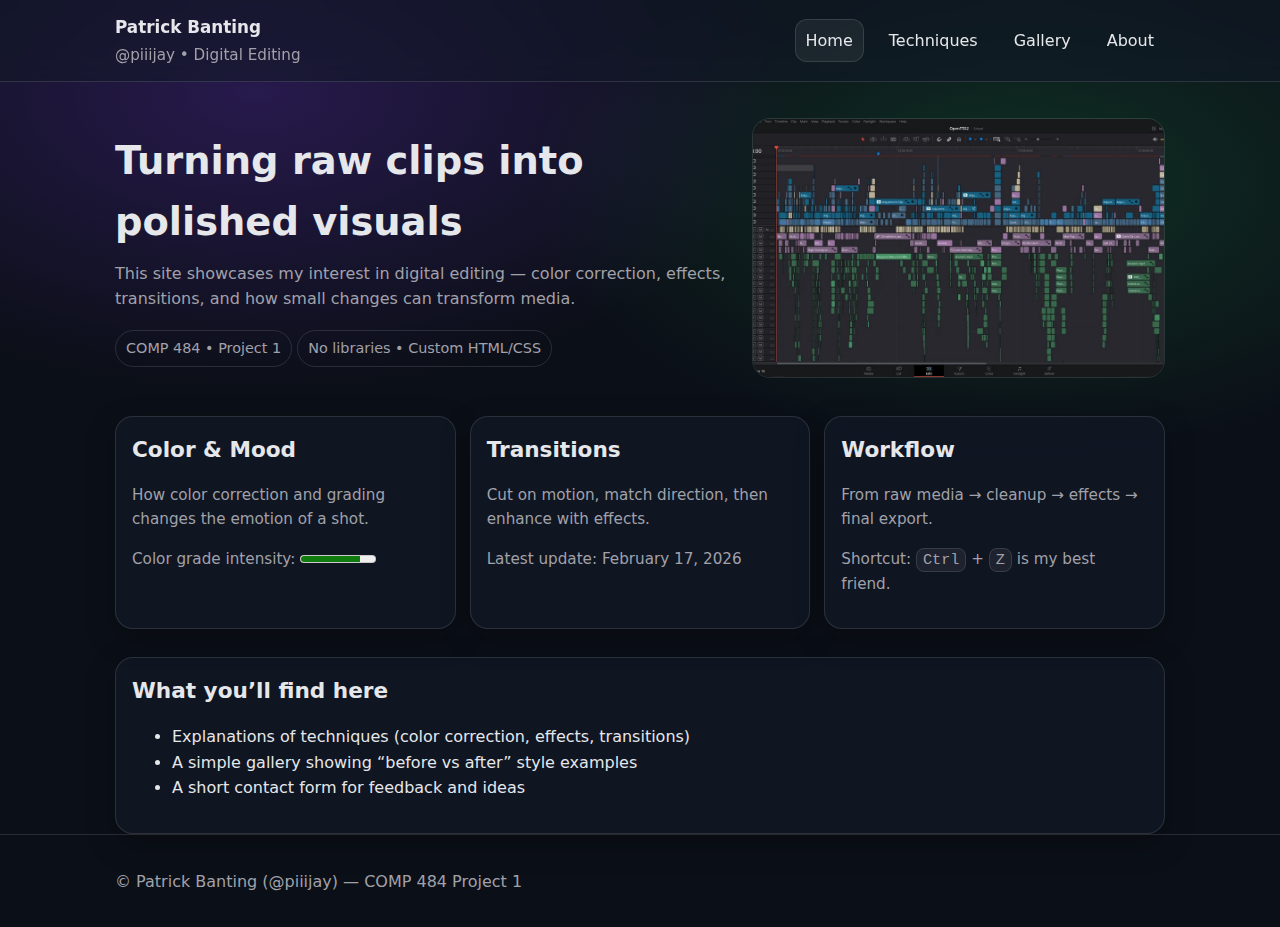
<file: index.html>
<!doctype html>
<html lang="en">
<head>
  <meta charset="utf-8" />
  <meta name="viewport" content="width=device-width,initial-scale=1" />
  <title>Patrick Banting | Digital Editing</title>
  <link rel="stylesheet" href="styles.css" />
</head>

<body>
  <a class="skip-link" href="#main">Skip to content</a>

  <header>
    <div class="container navbar">
      <div class="brand">
        <strong>Patrick Banting</strong>
        <span translate="no">@piiijay • Digital Editing</span>
      </div>

      <nav aria-label="Primary">
        <ul>
          <li><a href="index.html" aria-current="page">Home</a></li>
          <li><a href="techniques.html">Techniques</a></li>
          <li><a href="gallery.html">Gallery</a></li>
          <li><a href="about.html">About</a></li>
        </ul>
      </nav>
    </div>
  </header>

  <main id="main" class="container">
    <section class="hero">
      <div class="hero-grid">
        <div>
          <h1>Turning raw clips into polished visuals</h1>
          <p>
            This site showcases my interest in digital editing — color correction, effects,
            transitions, and how small changes can transform media.
          </p>
          <span class="badge">COMP 484 • Project 1</span>
          <span class="badge">No libraries • Custom HTML/CSS</span>
        </div>

        <img class="hero-img" src="media/hero.jpg" alt="Abstract editing setup or creative workspace" />
      </div>
    </section>

    <section class="grid-3">
      <article class="card">
        <h2>Color & Mood</h2>
        <p class="small">How color correction and grading changes the emotion of a shot.</p>

        <!-- UNIQUE ELEMENT #1: <meter>
             Practical use: show an “edit strength/quality” style indicator.
             MDN: https://developer.mozilla.org/en-US/docs/Web/HTML/Reference/Elements/meter -->
        <p class="small">
          Color grade intensity:
          <meter value="0.8" min="0" max="1">80%</meter>
        </p>
      </article>

      <article class="card">
        <h2>Transitions</h2>
        <p class="small">Cut on motion, match direction, then enhance with effects.</p>

        <!-- UNIQUE ELEMENT #2: <time>
             Practical use: show when an edit was posted/created.
             MDN: https://developer.mozilla.org/en-US/docs/Web/HTML/Reference/Elements/time -->
        <p class="small">
          Latest update:
          <time datetime="2026-02-17">February 17, 2026</time>
        </p>
      </article>

      <article class="card">
        <h2>Workflow</h2>
        <p class="small">From raw media → cleanup → effects → final export.</p>
        <p class="small">Shortcut: <span class="kbd">Ctrl</span> + <span class="kbd">Z</span> is my best friend.</p>
      </article>
    </section>

    <section class="card">
      <h2>What you’ll find here</h2>
      <ul>
        <li>Explanations of techniques (color correction, effects, transitions)</li>
        <li>A simple gallery showing “before vs after” style examples</li>
        <li>A short contact form for feedback and ideas</li>
      </ul>
    </section>
  </main>

  <footer>
    <div class="container">
      <p>© <span translate="no">Patrick Banting (@piiijay)</span> — COMP 484 Project 1</p>
    </div>
  </footer>
</body>
</html>
</file>
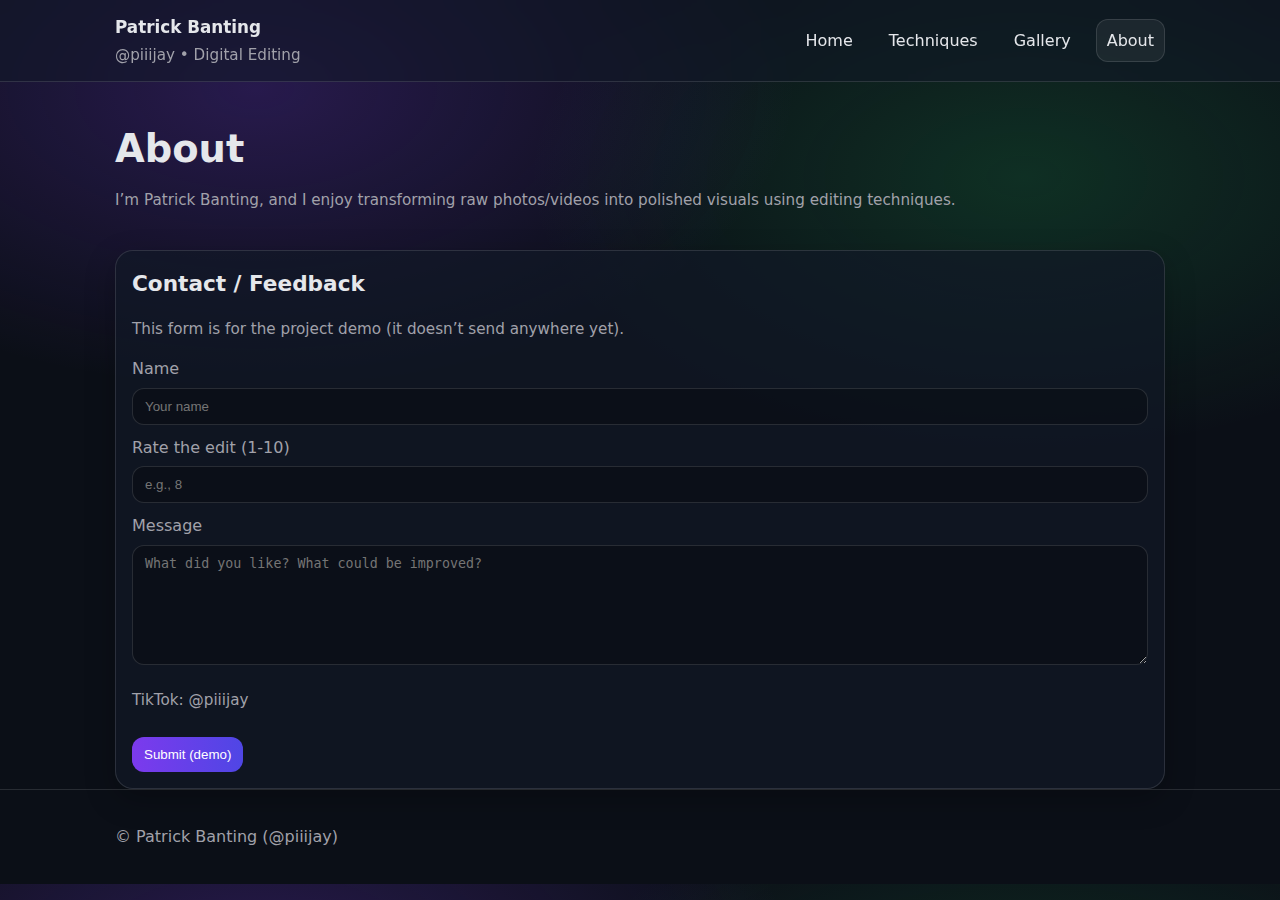
<file: about.html>
<!doctype html>
<html lang="en">
<head>
  <meta charset="utf-8" />
  <meta name="viewport" content="width=device-width,initial-scale=1" />
  <title>About | Patrick Banting</title>
  <link rel="stylesheet" href="styles.css" />
</head>

<body>
  <a class="skip-link" href="#main">Skip to content</a>

  <header>
    <div class="container navbar">
      <div class="brand">
        <strong>Patrick Banting</strong>
        <span translate="no">@piiijay • Digital Editing</span>
      </div>
      <nav aria-label="Primary">
        <ul>
          <li><a href="index.html">Home</a></li>
          <li><a href="techniques.html">Techniques</a></li>
          <li><a href="gallery.html">Gallery</a></li>
          <li><a href="about.html" aria-current="page">About</a></li>
        </ul>
      </nav>
    </div>
  </header>

  <main id="main" class="container">
    <section class="hero">
      <h1>About</h1>
      <p class="small">
        I’m Patrick Banting, and I enjoy transforming raw photos/videos into polished visuals using editing techniques.
      </p>
    </section>

    <section class="card">
      <h2>Contact / Feedback</h2>
      <p class="small">This form is for the project demo (it doesn’t send anywhere yet).</p>

      <form>
        <label for="name">Name</label>

        <!-- UNIQUE ATTRIBUTE #2: inputmode
             Practical use: helpful mobile keyboard choice (here, "text" is default but shown as example).
             MDN: https://developer.mozilla.org/en-US/docs/Web/HTML/Global_attributes/inputmode -->
        <input id="name" type="text" inputmode="text" placeholder="Your name" />

        <label for="rating">Rate the edit (1-10)</label>

        <!-- UNIQUE ATTRIBUTE #2 (better use): inputmode="numeric"
             Practical use: brings up number keypad on mobile.
             MDN: https://developer.mozilla.org/en-US/docs/Web/HTML/Global_attributes/inputmode -->
        <input id="rating" type="text" inputmode="numeric" placeholder="e.g., 8" />

        <label for="message">Message</label>

        <!-- UNIQUE ATTRIBUTE #1: spellcheck
             Practical use: turn on spellcheck for captions/feedback text.
             MDN: https://developer.mozilla.org/en-US/docs/Web/HTML/Global_attributes/spellcheck -->
        <textarea id="message" spellcheck="true" placeholder="What did you like? What could be improved?"></textarea>

        <!-- UNIQUE ATTRIBUTE #3: translate
             Practical use: prevents usernames/handles from being auto-translated.
             MDN: https://developer.mozilla.org/en-US/docs/Web/HTML/Global_attributes/translate -->
        <p class="small">TikTok: <span translate="no">@piiijay</span></p>

        <button type="button">Submit (demo)</button>
      </form>
    </section>
  </main>

  <footer>
    <div class="container">
      <p>© <span translate="no">Patrick Banting (@piiijay)</span></p>
    </div>
  </footer>
</body>
</html>
</file>
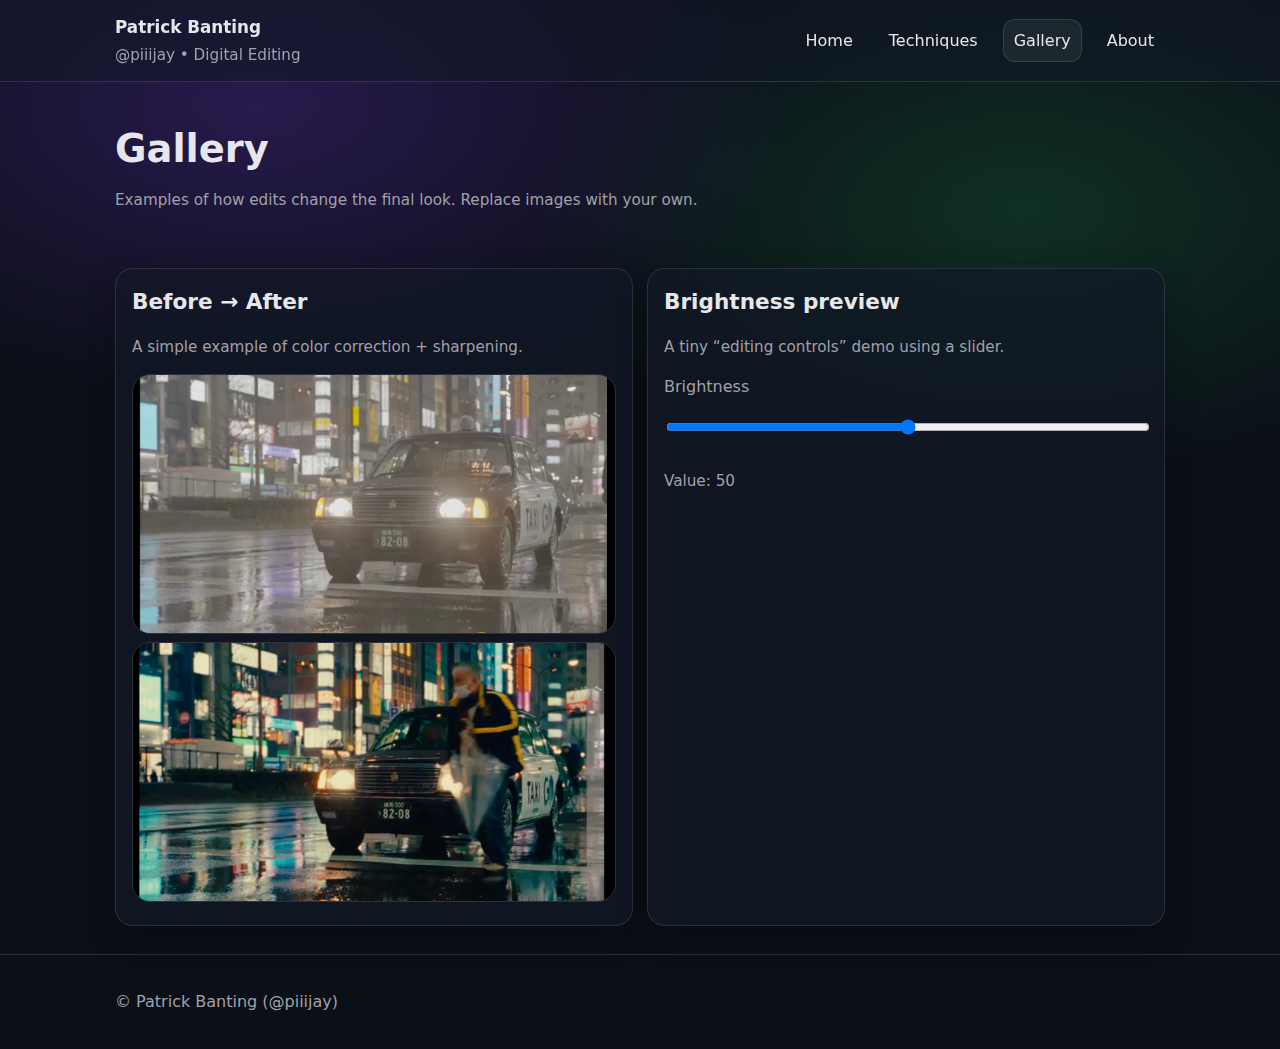
<file: gallery.html>
<!doctype html>
<html lang="en">
<head>
  <meta charset="utf-8" />
  <meta name="viewport" content="width=device-width,initial-scale=1" />
  <title>Gallery | Patrick Banting</title>
  <link rel="stylesheet" href="styles.css" />
</head>

<body>
  <a class="skip-link" href="#main">Skip to content</a>

  <header>
    <div class="container navbar">
      <div class="brand">
        <strong>Patrick Banting</strong>
        <span translate="no">@piiijay • Digital Editing</span>
      </div>
      <nav aria-label="Primary">
        <ul>
          <li><a href="index.html">Home</a></li>
          <li><a href="techniques.html">Techniques</a></li>
          <li><a href="gallery.html" aria-current="page">Gallery</a></li>
          <li><a href="about.html">About</a></li>
        </ul>
      </nav>
    </div>
  </header>

  <main id="main" class="container">
    <section class="hero">
      <h1>Gallery</h1>
      <p class="small">Examples of how edits change the final look. Replace images with your own.</p>
    </section>

    <section class="grid-2">
      <article class="card">
        <h2>Before → After</h2>
        <p class="small">A simple example of color correction + sharpening.</p>

        <!-- Tip: Put two images side-by-side by just stacking them; CSS keeps it clean. -->
        <img class="hero-img" src="media/before.jpg" alt="Before edit (raw media)" />
        <img class="hero-img" src="media/after.jpg" alt="After edit (polished result)" />
      </article>

      <article class="card">
        <h2>Brightness preview</h2>
        <p class="small">A tiny “editing controls” demo using a slider.</p>

        <!-- UNIQUE ELEMENT #3: <output>
             Practical use: shows live slider value (editing-style control).
             MDN: https://developer.mozilla.org/en-US/docs/Web/HTML/Reference/Elements/output -->
        <form oninput="level.value = brightness.value">
          <label for="brightness">Brightness</label>
          <input id="brightness" name="brightness" type="range" min="0" max="100" value="50" />
          <p class="small">Value: <output name="level">50</output></p>
        </form>
      </article>
    </section>
  </main>

  <footer>
    <div class="container">
      <p>© <span translate="no">Patrick Banting (@piiijay)</span></p>
    </div>
  </footer>
</body>
</html>
</file>
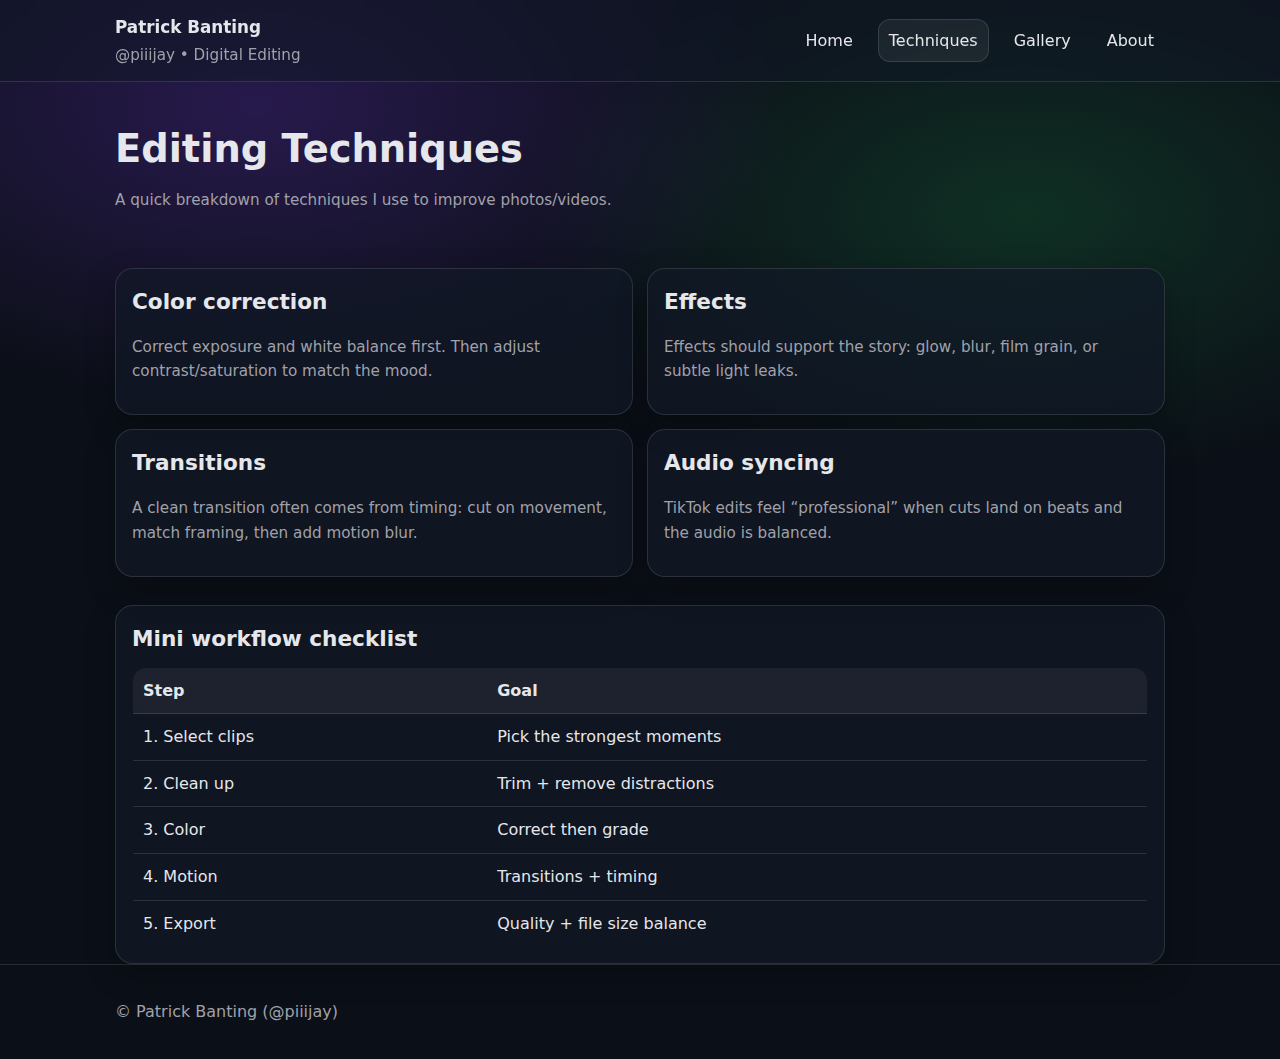
<file: techniques.html>
<!doctype html>
<html lang="en">
<head>
  <meta charset="utf-8" />
  <meta name="viewport" content="width=device-width,initial-scale=1" />
  <title>Techniques | Patrick Banting</title>
  <link rel="stylesheet" href="styles.css" />
</head>

<body>
  <a class="skip-link" href="#main">Skip to content</a>

  <header>
    <div class="container navbar">
      <div class="brand">
        <strong>Patrick Banting</strong>
        <span translate="no">@piiijay • Digital Editing</span>
      </div>
      <nav aria-label="Primary">
        <ul>
          <li><a href="index.html">Home</a></li>
          <li><a href="techniques.html" aria-current="page">Techniques</a></li>
          <li><a href="gallery.html">Gallery</a></li>
          <li><a href="about.html">About</a></li>
        </ul>
      </nav>
    </div>
  </header>

  <main id="main" class="container">
    <section class="hero">
      <h1>Editing Techniques</h1>
      <p class="small">A quick breakdown of techniques I use to improve photos/videos.</p>
    </section>

    <section class="grid-2">
      <article class="card">
        <h2>Color correction</h2>
        <p class="small">
          Correct exposure and white balance first. Then adjust contrast/saturation to match the mood.
        </p>
      </article>

      <article class="card">
        <h2>Effects</h2>
        <p class="small">
          Effects should support the story: glow, blur, film grain, or subtle light leaks.
        </p>
      </article>

      <article class="card">
        <h2>Transitions</h2>
        <p class="small">
          A clean transition often comes from timing: cut on movement, match framing, then add motion blur.
        </p>
      </article>

      <article class="card">
        <h2>Audio syncing</h2>
        <p class="small">
          TikTok edits feel “professional” when cuts land on beats and the audio is balanced.
        </p>
      </article>
    </section>

    <section class="card">
      <h2>Mini workflow checklist</h2>
      <table class="table" aria-label="Editing checklist">
        <thead>
          <tr>
            <th>Step</th>
            <th>Goal</th>
          </tr>
        </thead>
        <tbody>
          <tr><td>1. Select clips</td><td>Pick the strongest moments</td></tr>
          <tr><td>2. Clean up</td><td>Trim + remove distractions</td></tr>
          <tr><td>3. Color</td><td>Correct then grade</td></tr>
          <tr><td>4. Motion</td><td>Transitions + timing</td></tr>
          <tr><td>5. Export</td><td>Quality + file size balance</td></tr>
        </tbody>
      </table>
    </section>
  </main>

  <footer>
    <div class="container">
      <p>© <span translate="no">Patrick Banting (@piiijay)</span></p>
    </div>
  </footer>
</body>
</html>
</file>
<file: styles.css>
/* COMP 484 Project 1 - Patrick Banting
   Topic: Digital Editing (Photo/Video) + TikTok @piiijay
*/

:root{
    --bg: #0b0f17;
    --panel: #111827;
    --text: #e5e7eb;
    --muted: #a1a1aa;
    --brand: #7c3aed;   /* purple */
    --accent: #22c55e;  /* green */
    --border: rgba(255,255,255,0.12);
  }
  
  *{ box-sizing: border-box; }
  
  html, body{
    margin: 0;
    padding: 0;
  }
  
  body{
    font-family: system-ui, -apple-system, Segoe UI, Roboto, Arial, sans-serif;
    background: radial-gradient(900px 500px at 20% 10%, rgba(124,58,237,0.25), transparent 60%),
                radial-gradient(900px 500px at 80% 20%, rgba(34,197,94,0.18), transparent 55%),
                var(--bg);
    color: var(--text);
    line-height: 1.6;
  }
  
  a{
    color: var(--text);
    text-decoration: none;
  }
  a:hover{ text-decoration: underline; }
  
  .container{
    width: min(1050px, 92%);
    margin: 0 auto;
  }
  
  .skip-link{
    position: absolute;
    left: -999px;
    top: -999px;
    background: var(--brand);
    color: white;
    padding: 10px 12px;
    border-radius: 10px;
  }
  .skip-link:focus{
    left: 16px;
    top: 16px;
    z-index: 999;
  }
  
  header{
    border-bottom: 1px solid var(--border);
    background: rgba(17,24,39,0.55);
    backdrop-filter: blur(10px);
  }
  
  .navbar{
    display: flex;
    align-items: center;
    justify-content: space-between;
    gap: 14px;
    padding: 14px 0;
  }
  
  .brand{
    display: flex;
    flex-direction: column;
    gap: 2px;
  }
  .brand strong{ font-size: 1.05rem; }
  .brand span{ color: var(--muted); font-size: 0.95rem; }
  
  nav ul{
    list-style: none;
    margin: 0;
    padding: 0;
    display: flex;
    gap: 14px;
    flex-wrap: wrap;
  }
  nav a{
    display: inline-block;
    padding: 8px 10px;
    border-radius: 12px;
    border: 1px solid transparent;
  }
  nav a[aria-current="page"]{
    border-color: var(--border);
    background: rgba(255,255,255,0.06);
  }
  
  .hero{
    padding: 36px 0 20px;
  }
  .hero-grid{
    display: grid;
    grid-template-columns: 1.2fr 0.8fr;
    gap: 18px;
    align-items: center;
  }
  .hero h1{
    font-size: clamp(1.8rem, 3vw, 2.6rem);
    margin: 0 0 8px;
  }
  .hero p{
    color: var(--muted);
    margin: 0 0 18px;
  }
  .card{
    border: 1px solid var(--border);
    background: rgba(17,24,39,0.70);
    border-radius: 18px;
    padding: 16px;
    box-shadow: 0 10px 30px rgba(0,0,0,0.25);
  }
  
  .hero-img{
    width: 100%;
    height: 260px;
    object-fit: cover;
    border-radius: 18px;
    border: 1px solid var(--border);
  }
  
  .grid-3{
    display: grid;
    grid-template-columns: repeat(3, 1fr);
    gap: 14px;
    margin: 18px 0 28px;
  }
  .grid-2{
    display: grid;
    grid-template-columns: repeat(2, 1fr);
    gap: 14px;
    margin: 18px 0 28px;
  }
  
  h2{
    margin: 0 0 10px;
    font-size: 1.35rem;
  }
  .small{
    color: var(--muted);
    font-size: 0.95rem;
  }
  
  .badge{
    display: inline-block;
    padding: 6px 10px;
    border-radius: 999px;
    border: 1px solid var(--border);
    color: var(--muted);
    font-size: 0.9rem;
  }
  
  .kbd{
    font-family: ui-monospace, SFMono-Regular, Menlo, monospace;
    border: 1px solid var(--border);
    padding: 2px 6px;
    border-radius: 8px;
    background: rgba(255,255,255,0.06);
  }
  
  .table{
    width: 100%;
    border-collapse: collapse;
    border: 1px solid var(--border);
    border-radius: 14px;
    overflow: hidden;
  }
  .table th, .table td{
    padding: 10px;
    border-bottom: 1px solid var(--border);
    text-align: left;
  }
  .table th{
    background: rgba(255,255,255,0.06);
  }
  
  form label{
    display: block;
    margin: 10px 0 6px;
    color: var(--muted);
  }
  input, textarea{
    width: 100%;
    padding: 10px 12px;
    border-radius: 12px;
    border: 1px solid var(--border);
    background: rgba(0,0,0,0.25);
    color: var(--text);
  }
  textarea{ min-height: 120px; resize: vertical; }
  
  button{
    margin-top: 10px;
    background: linear-gradient(90deg, var(--brand), #4f46e5);
    border: none;
    color: white;
    padding: 10px 12px;
    border-radius: 12px;
    cursor: pointer;
  }
  button:hover{ filter: brightness(1.05); }
  
  footer{
    border-top: 1px solid var(--border);
    padding: 18px 0;
    color: var(--muted);
  }
  
  /* Responsive */
  @media (max-width: 820px){
    .hero-grid{ grid-template-columns: 1fr; }
    .grid-3{ grid-template-columns: 1fr; }
    .grid-2{ grid-template-columns: 1fr; }
  }
</file>
